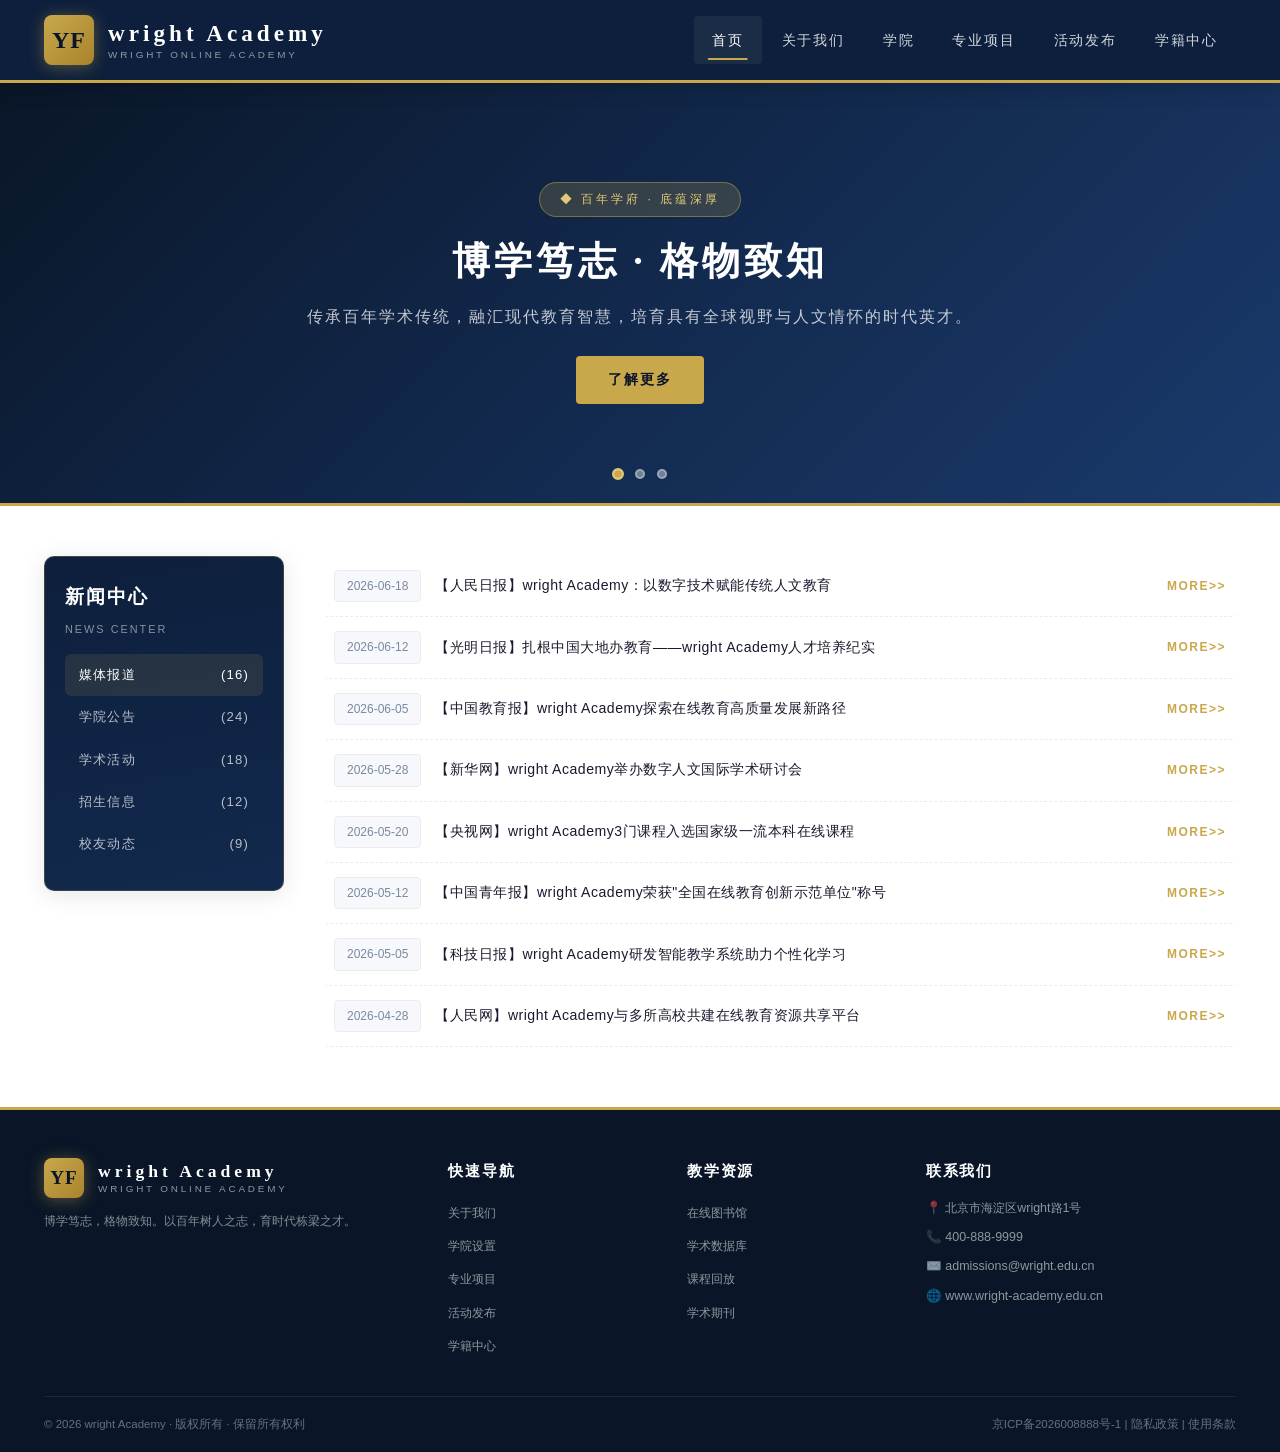
<file: wright Academy.html>
<!DOCTYPE html>
<html lang="zh-CN">
<head>
    <meta charset="UTF-8">
    <meta name="viewport" content="width=device-width, initial-scale=1.0">
    <title>wright Academy - 博学笃志，格物致知</title>
    <style>
        :root {
            --primary-dark: #0a1628; --primary-deep: #0d1f3c; --primary-navy: #12294d;
            --primary-mid: #1a3a6b; --primary-blue: #1e4480; --accent-gold: #c9a84c;
            --accent-gold-light: #e0c878; --accent-gold-dark: #a8842c; --white: #ffffff;
            --off-white: #f6f8fb; --light-gray: #e9edf2; --text-dark: #1a1a2e;
            --text-muted: #4a5568; --text-light: #7a8a9e; --transition: all 0.35s ease;
            --shadow-sm: 0 2px 10px rgba(10,22,40,0.06); --shadow-md: 0 4px 24px rgba(10,22,40,0.1);
            --shadow-lg: 0 8px 40px rgba(10,22,40,0.15);
            --font-serif: 'Georgia','Times New Roman','宋体','SimSun',serif;
            --font-sans: 'PingFang SC','Microsoft YaHei','Helvetica Neue',Arial,sans-serif;
        }
        * { margin:0; padding:0; box-sizing:border-box; }
        html { scroll-behavior:smooth; }
        body { font-family:var(--font-sans); background:var(--off-white); color:var(--text-dark); line-height:1.7; -webkit-font-smoothing:antialiased; }

        /* 头部 */
        .header { background:var(--primary-deep); position:sticky; top:0; z-index:1000; box-shadow:0 2px 20px rgba(0,0,0,0.25); border-bottom:3px solid var(--accent-gold); }
        .header-inner { display:flex; justify-content:space-between; align-items:center; padding:0 32px; min-height:80px; gap:20px; }
        .logo-section { display:flex; align-items:center; gap:14px; text-decoration:none; flex-shrink:0; cursor:pointer; }
        .logo-icon { width:50px; height:50px; background:linear-gradient(135deg,var(--accent-gold),var(--accent-gold-dark)); border-radius:8px; display:flex; align-items:center; justify-content:center; font-family:var(--font-serif); font-size:1.5rem; font-weight:700; color:var(--primary-dark); letter-spacing:1px; box-shadow:0 2px 16px rgba(201,168,76,0.4); flex-shrink:0; }
        .logo-text { display:flex; flex-direction:column; line-height:1.3; }
        .logo-text .zh { font-family:var(--font-serif); font-size:1.45rem; font-weight:700; color:var(--white); letter-spacing:4px; white-space:nowrap; }
        .logo-text .en { font-size:0.62rem; color:rgba(255,255,255,0.55); letter-spacing:2.8px; text-transform:uppercase; font-weight:300; white-space:nowrap; }
        .main-nav { display:flex; list-style:none; gap:2px; align-items:center; }
        .main-nav li a { display:block; padding:12px 18px; color:rgba(255,255,255,0.82); text-decoration:none; font-size:0.9rem; font-weight:500; letter-spacing:1.8px; transition:var(--transition); border-radius:4px; position:relative; white-space:nowrap; cursor:pointer; }
        .main-nav li a::after { content:''; position:absolute; bottom:4px; left:50%; transform:translateX(-50%); width:0; height:2px; background:var(--accent-gold); transition:var(--transition); border-radius:1px; }
        .main-nav li a:hover, .main-nav li a.active { color:var(--white); background:rgba(255,255,255,0.06); }
        .main-nav li a:hover::after, .main-nav li a.active::after { width:60%; }

        /* 页面容器 */
        .page { display:none; animation:fadeIn 0.4s ease; }
        .page.active { display:block; }
        @keyframes fadeIn { from { opacity:0; transform:translateY(10px); } to { opacity:1; transform:translateY(0); } }

        /* 通用横幅 */
        .page-banner { background:linear-gradient(160deg,var(--primary-dark),var(--primary-deep),var(--primary-navy)); color:var(--white); padding:60px 0 50px; text-align:center; border-bottom:3px solid var(--accent-gold); position:relative; overflow:hidden; }
        .page-banner::before { content:''; position:absolute; top:-50%; right:-10%; width:500px; height:500px; border-radius:50%; background:radial-gradient(circle,rgba(201,168,76,0.08) 0%,transparent 70%); pointer-events:none; }
        .page-banner h1 { font-family:var(--font-serif); font-size:2.8rem; font-weight:700; letter-spacing:6px; margin-bottom:12px; position:relative; z-index:1; }
        .page-banner .breadcrumb { font-size:0.85rem; color:rgba(255,255,255,0.6); letter-spacing:2px; position:relative; z-index:1; }
        .page-banner .breadcrumb .separator { margin:0 10px; color:var(--accent-gold); }
        .page-content { padding:60px 0 80px; background:var(--white); }
        .container { max-width:1240px; margin:0 auto; padding:0 24px; }

        /* 首页轮播 */
        .slider-section { position:relative; overflow:hidden; background:var(--primary-dark); border-bottom:3px solid var(--accent-gold); }
        .slider-container { position:relative; width:100%; height:420px; overflow:hidden; }
        .slider-track { display:flex; width:100%; height:100%; transition:transform 0.7s cubic-bezier(0.25,0.46,0.45,0.94); }
        .slider-slide { flex:0 0 100%; height:100%; position:relative; display:flex; align-items:center; justify-content:center; }
        .slide-content { position:relative; z-index:2; text-align:center; padding:0 24px; max-width:800px; }
        .slide-badge { display:inline-block; background:rgba(201,168,76,0.2); border:1px solid rgba(201,168,76,0.45); color:var(--accent-gold-light); padding:6px 20px; border-radius:30px; font-size:0.75rem; letter-spacing:3px; font-weight:500; margin-bottom:20px; }
        .slide-title { font-family:var(--font-serif); font-size:2.4rem; font-weight:700; color:var(--white); letter-spacing:4px; line-height:1.3; margin-bottom:16px; }
        .slide-subtitle { font-size:1rem; color:rgba(255,255,255,0.75); letter-spacing:2px; line-height:1.8; margin-bottom:24px; }
        .slide-btn { display:inline-block; padding:12px 32px; background:var(--accent-gold); color:var(--primary-dark); font-size:0.88rem; font-weight:700; letter-spacing:2px; border:none; border-radius:4px; cursor:pointer; transition:var(--transition); font-family:var(--font-sans); text-decoration:none; }
        .slide-btn:hover { background:var(--accent-gold-light); transform:translateY(-2px); }
        .slider-dots { position:absolute; bottom:24px; left:50%; transform:translateX(-50%); z-index:10; display:flex; gap:12px; }
        .slider-dot { width:10px; height:10px; border-radius:50%; background:rgba(255,255,255,0.4); border:2px solid rgba(255,255,255,0.3); cursor:pointer; transition:var(--transition); padding:0; }
        .slider-dot.active { background:var(--accent-gold); border-color:var(--accent-gold-light); transform:scale(1.2); }

        /* 首页新闻 */
        .home-news { padding:50px 0 60px; background:var(--white); }
        .news-layout { display:grid; grid-template-columns:240px 1fr; gap:40px; align-items:start; }
        .news-sidebar { background:linear-gradient(170deg,var(--primary-deep),var(--primary-navy)); border-radius:10px; padding:24px 20px; box-shadow:var(--shadow-md); border:1px solid rgba(201,168,76,0.25); }
        .news-sidebar .sidebar-title { font-family:var(--font-serif); font-size:1.2rem; font-weight:700; color:var(--white); letter-spacing:2px; margin-bottom:6px; }
        .news-sidebar .sidebar-subtitle { font-size:0.68rem; color:rgba(255,255,255,0.5); letter-spacing:2px; text-transform:uppercase; margin-bottom:16px; }
        .news-categories { list-style:none; }
        .news-categories li a { display:flex; justify-content:space-between; padding:10px 14px; color:rgba(255,255,255,0.7); text-decoration:none; font-size:0.82rem; letter-spacing:1.2px; border-radius:6px; transition:var(--transition); }
        .news-categories li a:hover, .news-categories li a.active { color:var(--white); background:rgba(201,168,76,0.12); }
        .news-list { list-style:none; }
        .news-list-item { display:flex; align-items:center; justify-content:space-between; padding:14px 10px; border-bottom:1px dashed var(--light-gray); transition:var(--transition); gap:12px; cursor:pointer; border-radius:4px; }
        .news-list-item:hover { background:var(--off-white); padding-left:16px; padding-right:16px; }
        .news-list-item .news-info { flex:1; min-width:0; display:flex; align-items:center; gap:14px; }
        .news-list-item .news-date { flex-shrink:0; font-size:0.75rem; color:var(--text-light); background:var(--off-white); padding:5px 12px; border-radius:4px; border:1px solid var(--light-gray); }
        .news-list-item .news-title { font-size:0.88rem; color:var(--text-dark); letter-spacing:0.5px; overflow:hidden; text-overflow:ellipsis; white-space:nowrap; }
        .news-more-link { flex-shrink:0; color:var(--accent-gold); font-size:0.75rem; font-weight:700; letter-spacing:1.5px; text-decoration:none; transition:var(--transition); }
        .news-more-link:hover { color:var(--primary-mid); }

        /* 关于我们页面 */
        .about-grid { display:flex; gap:48px; align-items:center; margin-bottom:48px; }
        .about-image { flex:1; min-height:380px; background:linear-gradient(150deg,var(--primary-navy),var(--primary-mid),#1e3d66); border-radius:12px; display:flex; align-items:center; justify-content:center; position:relative; overflow:hidden; box-shadow:var(--shadow-lg); border:1px solid rgba(201,168,76,0.2); }
        .about-image .inner-emblem { font-family:var(--font-serif); font-size:5rem; font-weight:700; color:rgba(255,255,255,0.12); letter-spacing:10px; }
        .about-image .year-badge { position:absolute; bottom:20px; right:20px; background:rgba(10,22,40,0.85); color:var(--accent-gold-light); padding:8px 16px; border-radius:6px; font-size:0.9rem; letter-spacing:1px; border:1px solid rgba(201,168,76,0.4); }
        .about-text { flex:1; }
        .about-text h2 { font-family:var(--font-serif); font-size:1.6rem; font-weight:700; color:var(--primary-deep); margin-bottom:16px; letter-spacing:2px; }
        .about-text p { color:var(--text-muted); font-size:0.9rem; line-height:2; margin-bottom:12px; letter-spacing:0.5px; }
        .mission-cards { display:grid; grid-template-columns:repeat(3,1fr); gap:24px; margin-bottom:48px; }
        .mission-card { background:var(--off-white); border-radius:10px; padding:26px 20px; text-align:center; transition:var(--transition); border:1px solid var(--light-gray); }
        .mission-card:hover { transform:translateY(-4px); box-shadow:var(--shadow-md); border-color:rgba(201,168,76,0.4); }
        .mission-card .card-icon { font-size:2rem; margin-bottom:10px; display:block; }
        .mission-card h3 { font-family:var(--font-serif); font-size:1.1rem; font-weight:700; color:var(--primary-deep); letter-spacing:2px; margin-bottom:8px; }
        .mission-card p { font-size:0.8rem; color:var(--text-muted); line-height:1.8; }

        /* 学院、专业、活动、学籍共用卡片样式 */
        .grid-3 { display:grid; grid-template-columns:repeat(3,1fr); gap:24px; }
        .grid-2 { display:grid; grid-template-columns:repeat(2,1fr); gap:24px; }
        .card { background:var(--off-white); border-radius:10px; padding:24px 20px; border:1px solid var(--light-gray); transition:var(--transition); }
        .card:hover { transform:translateY(-4px); box-shadow:var(--shadow-md); border-color:rgba(201,168,76,0.4); }
        .card h3 { font-family:var(--font-serif); font-size:1.1rem; font-weight:700; color:var(--primary-deep); letter-spacing:1.5px; margin-bottom:8px; }
        .card p { font-size:0.84rem; color:var(--text-muted); line-height:1.8; }
        .card .badge { display:inline-block; background:var(--primary-navy); color:var(--accent-gold-light); padding:4px 12px; border-radius:20px; font-size:0.68rem; letter-spacing:1.5px; margin-bottom:10px; border:1px solid rgba(201,168,76,0.3); }
        .filter-bar { display:flex; justify-content:center; gap:10px; margin-bottom:32px; flex-wrap:wrap; }
        .filter-btn { padding:8px 22px; border:1.5px solid var(--light-gray); background:var(--off-white); color:var(--text-muted); font-size:0.8rem; letter-spacing:1.2px; border-radius:30px; cursor:pointer; transition:var(--transition); font-family:var(--font-sans); }
        .filter-btn:hover, .filter-btn.active { border-color:var(--accent-gold); color:var(--accent-gold-dark); background:rgba(201,168,76,0.08); }

        /* 活动页面 */
        .activity-item { display:flex; gap:20px; background:var(--off-white); border-radius:12px; padding:20px; border:1px solid var(--light-gray); transition:var(--transition); align-items:center; margin-bottom:16px; }
        .activity-item:hover { transform:translateY(-3px); box-shadow:var(--shadow-md); border-color:rgba(201,168,76,0.4); }
        .activity-date-box { flex-shrink:0; width:70px; height:70px; background:var(--primary-navy); border-radius:10px; display:flex; flex-direction:column; align-items:center; justify-content:center; color:var(--white); border:1px solid rgba(201,168,76,0.4); }
        .activity-date-box .day { font-family:var(--font-serif); font-size:1.6rem; font-weight:700; color:var(--accent-gold-light); line-height:1; }
        .activity-date-box .month { font-size:0.65rem; letter-spacing:1.5px; color:rgba(255,255,255,0.7); }
        .activity-details { flex:1; }
        .activity-details h3 { font-family:var(--font-serif); font-size:1.05rem; font-weight:700; color:var(--primary-deep); letter-spacing:1px; margin-bottom:4px; }
        .activity-details .activity-meta { display:flex; gap:14px; flex-wrap:wrap; font-size:0.75rem; color:var(--text-light); margin-bottom:6px; }
        .activity-details p { font-size:0.8rem; color:var(--text-muted); line-height:1.7; }
        .activity-action a { display:inline-block; padding:8px 18px; border:1.5px solid var(--accent-gold); color:var(--accent-gold-dark); text-decoration:none; font-size:0.75rem; letter-spacing:1.2px; border-radius:6px; transition:var(--transition); }
        .activity-action a:hover { background:var(--accent-gold); color:var(--primary-dark); }

        /* 学籍中心 */
        .tool-card { text-align:center; }
        .tool-card .tool-icon { font-size:2.2rem; margin-bottom:10px; display:block; }
        .tool-card a { display:inline-block; padding:8px 20px; background:var(--accent-gold); color:var(--primary-dark); text-decoration:none; font-size:0.78rem; font-weight:700; letter-spacing:1.2px; border-radius:6px; transition:var(--transition); }
        .tool-card a:hover { background:var(--accent-gold-light); }
        .regulation-item { background:var(--off-white); border-radius:10px; padding:18px 20px; border-left:4px solid var(--accent-gold); margin-bottom:14px; }
        .regulation-item h4 { font-size:0.95rem; font-weight:700; color:var(--primary-deep); letter-spacing:1px; margin-bottom:4px; }
        .regulation-item p { font-size:0.8rem; color:var(--text-muted); line-height:1.7; }

        /* 页脚 */
        .footer { background:var(--primary-dark); color:rgba(255,255,255,0.7); padding:48px 0 0; border-top:3px solid var(--accent-gold); }
        .footer-grid { display:grid; grid-template-columns:1.8fr 1fr 1fr 1.5fr; gap:32px; padding-bottom:32px; }
        .footer h4 { color:var(--white); font-family:var(--font-serif); font-size:0.95rem; letter-spacing:1.8px; margin-bottom:14px; }
        .footer-links { list-style:none; }
        .footer-links li { margin-bottom:6px; }
        .footer-links li a { color:rgba(255,255,255,0.55); text-decoration:none; font-size:0.78rem; cursor:pointer; transition:var(--transition); }
        .footer-links li a:hover { color:var(--accent-gold-light); }
        .footer-contact p { font-size:0.78rem; color:rgba(255,255,255,0.55); margin-bottom:8px; }
        .footer-bottom { border-top:1px solid rgba(255,255,255,0.08); padding:18px 0; display:flex; justify-content:space-between; flex-wrap:wrap; gap:8px; font-size:0.72rem; color:rgba(255,255,255,0.38); }

        /* 响应式 */
        @media(max-width:1024px) { .header-inner{flex-wrap:wrap; padding:12px 20px;} .main-nav{order:3; width:100%; justify-content:center; flex-wrap:wrap;} .main-nav li a{padding:8px 14px; font-size:0.8rem; letter-spacing:1.2px;} .news-layout{grid-template-columns:1fr;} .news-sidebar{position:static;} .grid-3{grid-template-columns:1fr 1fr;} .about-grid{flex-direction:column;} .about-image{min-height:260px;} .footer-grid{grid-template-columns:1fr 1fr;} }
        @media(max-width:768px) { .header-inner{flex-direction:column; text-align:center; gap:8px;} .main-nav li a{padding:7px 10px; font-size:0.72rem; letter-spacing:0.8px;} .grid-3{grid-template-columns:1fr;} .grid-2{grid-template-columns:1fr;} .mission-cards{grid-template-columns:1fr;} .slider-container{height:300px;} .slide-title{font-size:1.5rem; letter-spacing:2px;} .news-list-item{flex-direction:column; align-items:flex-start;} .activity-item{flex-direction:column; align-items:flex-start;} .footer-grid{grid-template-columns:1fr; gap:20px;} .page-banner h1{font-size:1.8rem; letter-spacing:3px;} }
    </style>
</head>
<body>

<!-- ==================== 头部导航 ==================== -->
<header class="header">
    <div class="container header-inner">
        <a class="logo-section" onclick="showPage('home')">
            <div class="logo-icon">YF</div>
            <div class="logo-text">
                <span class="zh">wright Academy</span>
                <span class="en">wright Online Academy</span>
            </div>
        </a>
        <ul class="main-nav">
            <li><a class="active" data-page="home" onclick="showPage('home')">首页</a></li>
            <li><a data-page="about" onclick="showPage('about')">关于我们</a></li>
            <li><a data-page="colleges" onclick="showPage('colleges')">学院</a></li>
            <li><a data-page="programs" onclick="showPage('programs')">专业项目</a></li>
            <li><a data-page="activities" onclick="showPage('activities')">活动发布</a></li>
            <li><a data-page="student" onclick="showPage('student')">学籍中心</a></li>
        </ul>
    </div>
</header>

<!-- ==================== 首页 ==================== -->
<div class="page active" id="page-home">
    <!-- 轮播图 -->
    <section class="slider-section">
        <div class="slider-container">
            <div class="slider-track" id="sliderTrack">
                <div class="slider-slide" style="background:linear-gradient(135deg,#0a1628,#12294d,#1a3a6b);">
                    <div class="slide-content">
                        <span class="slide-badge">◆ 百年学府 · 底蕴深厚</span>
                        <h2 class="slide-title">博学笃志 · 格物致知</h2>
                        <p class="slide-subtitle">传承百年学术传统，融汇现代教育智慧，培育具有全球视野与人文情怀的时代英才。</p>
                        <a class="slide-btn" onclick="showPage('about')">了解更多</a>
                    </div>
                </div>
                <div class="slider-slide" style="background:linear-gradient(145deg,#0d1f3c,#1a3355,#1e3d66);">
                    <div class="slide-content">
                        <span class="slide-badge">◆ 名师荟萃 · 学者云集</span>
                        <h2 class="slide-title">卓越师资 · 引领学术前沿</h2>
                        <p class="slide-subtitle">院士领衔、长江学者云集，以严谨治学之精神，为每一位学子点亮求知之路。</p>
                        <a class="slide-btn" onclick="showPage('colleges')">了解学院</a>
                    </div>
                </div>
                <div class="slider-slide" style="background:linear-gradient(155deg,#12294d,#1a3a6b,#1e4480);">
                    <div class="slide-content">
                        <span class="slide-badge">◆ 数字人文 · 智慧教育</span>
                        <h2 class="slide-title">在线学习 · 随时随地</h2>
                        <p class="slide-subtitle">依托先进在线教育平台，打破时空界限，让优质教育资源触手可及。</p>
                        <a class="slide-btn" onclick="showPage('programs')">进入课程</a>
                    </div>
                </div>
            </div>
            <div class="slider-dots" id="sliderDots">
                <button class="slider-dot active" data-index="0"></button>
                <button class="slider-dot" data-index="1"></button>
                <button class="slider-dot" data-index="2"></button>
            </div>
        </div>
    </section>

    <!-- 新闻区域 -->
    <section class="home-news">
        <div class="container">
            <div class="news-layout">
                <aside class="news-sidebar">
                    <h3 class="sidebar-title">新闻中心</h3>
                    <p class="sidebar-subtitle">News Center</p>
                    <ul class="news-categories">
                        <li><a class="active">媒体报道 <span>(16)</span></a></li>
                        <li><a>学院公告 <span>(24)</span></a></li>
                        <li><a>学术活动 <span>(18)</span></a></li>
                        <li><a>招生信息 <span>(12)</span></a></li>
                        <li><a>校友动态 <span>(9)</span></a></li>
                    </ul>
                </aside>
                <div class="news-content">
                    <ul class="news-list">
                        <li class="news-list-item"><div class="news-info"><span class="news-date">2026-06-18</span><span class="news-title">【人民日报】wright Academy：以数字技术赋能传统人文教育</span></div><a class="news-more-link">MORE&gt;&gt;</a></li>
                        <li class="news-list-item"><div class="news-info"><span class="news-date">2026-06-12</span><span class="news-title">【光明日报】扎根中国大地办教育——wright Academy人才培养纪实</span></div><a class="news-more-link">MORE&gt;&gt;</a></li>
                        <li class="news-list-item"><div class="news-info"><span class="news-date">2026-06-05</span><span class="news-title">【中国教育报】wright Academy探索在线教育高质量发展新路径</span></div><a class="news-more-link">MORE&gt;&gt;</a></li>
                        <li class="news-list-item"><div class="news-info"><span class="news-date">2026-05-28</span><span class="news-title">【新华网】wright Academy举办数字人文国际学术研讨会</span></div><a class="news-more-link">MORE&gt;&gt;</a></li>
                        <li class="news-list-item"><div class="news-info"><span class="news-date">2026-05-20</span><span class="news-title">【央视网】wright Academy3门课程入选国家级一流本科在线课程</span></div><a class="news-more-link">MORE&gt;&gt;</a></li>
                        <li class="news-list-item"><div class="news-info"><span class="news-date">2026-05-12</span><span class="news-title">【中国青年报】wright Academy荣获"全国在线教育创新示范单位"称号</span></div><a class="news-more-link">MORE&gt;&gt;</a></li>
                        <li class="news-list-item"><div class="news-info"><span class="news-date">2026-05-05</span><span class="news-title">【科技日报】wright Academy研发智能教学系统助力个性化学习</span></div><a class="news-more-link">MORE&gt;&gt;</a></li>
                        <li class="news-list-item"><div class="news-info"><span class="news-date">2026-04-28</span><span class="news-title">【人民网】wright Academy与多所高校共建在线教育资源共享平台</span></div><a class="news-more-link">MORE&gt;&gt;</a></li>
                    </ul>
                </div>
            </div>
        </div>
    </section>
</div>

<!-- ==================== 关于我们页面 ==================== -->
<div class="page" id="page-about">
    <section class="page-banner">
        <div class="container">
            <h1>关于我们</h1>
            <p class="breadcrumb">首页<span class="separator">/</span>关于我们</p>
        </div>
    </section>
    <section class="page-content">
        <div class="container">
            <div class="about-grid">
                <div class="about-image">
                    <span class="inner-emblem">YF</span>
                    <span class="year-badge">Est. 1998</span>
                </div>
                <div class="about-text">
                    <h2>百年学府 · 历久弥新</h2>
                    <p>wright Academy始建于1998年，前身为wright人文研究院。二十六载栉风沐雨，学院始终秉持"博学、审问、慎思、明辨、笃行"的校训精神，在人文社科、自然科学、工程技术等领域深耕不辍。</p>
                    <p>学院汇聚海内外顶尖学者与行业专家，以严谨的学术标准和先进的教学理念，构建了涵盖本科、硕士及继续教育的完整人才培养体系。在线教育平台自2010年上线以来，已为超过12万名来自全球的学子提供优质教育资源。</p>
                    <p>面向未来，wright Academy将继续以"数字人文、智慧教育"为发展方略，推动教育创新与学术进步。</p>
                </div>
            </div>
            <div class="mission-cards">
                <div class="mission-card">
                    <span class="card-icon">🎯</span>
                    <h3>使命</h3>
                    <p>传承学术薪火，推动知识创新，以卓越教育培养具有人文情怀、科学精神和社会责任感的时代英才。</p>
                </div>
                <div class="mission-card">
                    <span class="card-icon">🌟</span>
                    <h3>愿景</h3>
                    <p>建设世界一流的在线教育平台，成为数字时代人文教育与科技创新融合的典范，让优质教育惠及全球。</p>
                </div>
                <div class="mission-card">
                    <span class="card-icon">📜</span>
                    <h3>校训</h3>
                    <p>博学、审问、慎思、明辨、笃行——以严谨治学之精神，涵养深厚学术底蕴，追求真理与卓越。</p>
                </div>
            </div>
        </div>
    </section>
</div>

<!-- ==================== 学院页面 ==================== -->
<div class="page" id="page-colleges">
    <section class="page-banner">
        <div class="container">
            <h1>学院设置</h1>
            <p class="breadcrumb">首页<span class="separator">/</span>学院</p>
        </div>
    </section>
    <section class="page-content">
        <div class="container">
            <div class="grid-3">
                <div class="card"><span class="badge">人文学院</span><h3>📜 中国语言文学</h3><p>以经典研读与人文素养培育为核心，传承中华优秀传统文化，培养具有深厚底蕴的学术人才。</p></div>
                <div class="card"><span class="badge">社会科学学院</span><h3>⚖️ 法学与公共治理</h3><p>涵盖法学、政治学、社会学等学科，培养具有法治思维与社会责任感的高层次专业人才。</p></div>
                <div class="card"><span class="badge">理学学院</span><h3>🔬 数学与统计学</h3><p>设数学、物理学、化学等基础学科，鼓励基础研究与跨学科探索，培养科学创新人才。</p></div>
                <div class="card"><span class="badge">工程学院</span><h3>⚙️ 计算机科学与技术</h3><p>聚焦人工智能、数据科学等前沿领域，强化实践创新能力，对接产业发展需求。</p></div>
                <div class="card"><span class="badge">经济管理学院</span><h3>📊 工商管理</h3><p>设经济学、金融学等专业，培养具备全球视野与战略思维的经济管理领军人才。</p></div>
                <div class="card"><span class="badge">艺术学院</span><h3>🎨 美术与设计学</h3><p>涵盖美术学、设计学等方向，培养具有创新精神与人文情怀的艺术人才。</p></div>
            </div>
        </div>
    </section>
</div>

<!-- ==================== 专业项目页面 ==================== -->
<div class="page" id="page-programs">
    <section class="page-banner">
        <div class="container">
            <h1>专业项目</h1>
            <p class="breadcrumb">首页<span class="separator">/</span>专业项目</p>
        </div>
    </section>
    <section class="page-content">
        <div class="container">
            <div class="filter-bar">
                <button class="filter-btn active">全部</button>
                <button class="filter-btn">本科</button>
                <button class="filter-btn">硕士</button>
                <button class="filter-btn">继续教育</button>
                <button class="filter-btn">证书课程</button>
            </div>
            <div class="grid-2">
                <div class="card"><span class="badge">本科 · 文学学士</span><h3>中国语言文学</h3><p>系统研习古代文学、现代汉语、文献学等核心课程，培养深厚人文底蕴与学术研究能力。学制4年。</p></div>
                <div class="card"><span class="badge">本科 · 法学学士</span><h3>法学</h3><p>涵盖法理学、宪法学、民法学、刑法学等，注重法律实务训练与法治思维培养。学制4年。</p></div>
                <div class="card"><span class="badge">硕士 · 理学硕士</span><h3>数据科学与大数据技术</h3><p>聚焦机器学习、大数据分析、云计算等前沿领域，培养数据科学高级专门人才。学制2年。</p></div>
                <div class="card"><span class="badge">硕士 · 管理学硕士</span><h3>工商管理（MBA）</h3><p>面向企业中高层管理者，课程涵盖战略管理、市场营销、财务金融等核心模块。学制2年。</p></div>
                <div class="card"><span class="badge">本科 · 工学学士</span><h3>计算机科学与技术</h3><p>培养掌握计算机软硬件基础、算法设计、系统开发能力的工程技术人才。学制4年。</p></div>
                <div class="card"><span class="badge">证书课程</span><h3>数字人文与经典传承</h3><p>短期研修项目，结合数字技术探索古籍整理、文化传播与创新应用。学制6个月。</p></div>
            </div>
        </div>
    </section>
</div>

<!-- ==================== 活动发布页面 ==================== -->
<div class="page" id="page-activities">
    <section class="page-banner">
        <div class="container">
            <h1>活动发布</h1>
            <p class="breadcrumb">首页<span class="separator">/</span>活动发布</p>
        </div>
    </section>
    <section class="page-content">
        <div class="container">
            <div class="filter-bar">
                <button class="filter-btn active">全部活动</button>
                <button class="filter-btn">学术讲座</button>
                <button class="filter-btn">招生说明</button>
                <button class="filter-btn">校园文化</button>
                <button class="filter-btn">校友活动</button>
            </div>
            <div class="activity-item">
                <div class="activity-date-box"><span class="day">18</span><span class="month">JUL</span></div>
                <div class="activity-details">
                    <h3>数字人文与经典传承国际学术研讨会</h3>
                    <div class="activity-meta"><span>📅 2026年7月18日</span><span>📍 线上直播</span><span>👤 张明远教授</span></div>
                    <p>围绕数字技术在古籍整理、文化传播中的创新应用展开研讨，邀请12国学者云端对话。</p>
                </div>
                <div class="activity-action"><a href="#">报名参加 →</a></div>
            </div>
            <div class="activity-item">
                <div class="activity-date-box"><span class="day">25</span><span class="month">JUL</span></div>
                <div class="activity-details">
                    <h3>2026年秋季招生线上说明会</h3>
                    <div class="activity-meta"><span>📅 2026年7月25日</span><span>📍 线上直播</span><span>👤 招生办公室</span></div>
                    <p>介绍学院办学特色、专业设置、报考流程，解答考生及家长关心的问题。</p>
                </div>
                <div class="activity-action"><a href="#">预约咨询 →</a></div>
            </div>
            <div class="activity-item">
                <div class="activity-date-box"><span class="day">03</span><span class="month">AUG</span></div>
                <div class="activity-details">
                    <h3>校友返校日暨创新创业论坛</h3>
                    <div class="activity-meta"><span>📅 2026年8月3日</span><span>📍 学院报告厅</span><span>👤 全体校友</span></div>
                    <p>邀请杰出校友分享创业经验，搭建校友交流平台，共话学院发展。</p>
                </div>
                <div class="activity-action"><a href="#">报名参加 →</a></div>
            </div>
            <div class="activity-item">
                <div class="activity-date-box"><span class="day">15</span><span class="month">AUG</span></div>
                <div class="activity-details">
                    <h3>传统文化与艺术修养系列讲座</h3>
                    <div class="activity-meta"><span>📅 2026年8月15日</span><span>📍 人文学院</span><span>👤 陈思远教授</span></div>
                    <p>本场主题为"古典诗词中的家国情怀"，面向全体师生开放。</p>
                </div>
                <div class="activity-action"><a href="#">报名参加 →</a></div>
            </div>
        </div>
    </section>
</div>

<!-- ==================== 学籍中心页面 ==================== -->
<div class="page" id="page-student">
    <section class="page-banner">
        <div class="container">
            <h1>学籍中心</h1>
            <p class="breadcrumb">首页<span class="separator">/</span>学籍中心</p>
        </div>
    </section>
    <section class="page-content">
        <div class="container">
            <div class="grid-3" style="margin-bottom:40px;">
                <div class="card tool-card">
                    <span class="tool-icon">🔍</span>
                    <h3>学籍查询</h3>
                    <p>登录后查询个人学籍状态、注册信息、成绩记录及学业进度。</p>
                    <a href="#">立即查询 →</a>
                </div>
                <div class="card tool-card">
                    <span class="tool-icon">📄</span>
                    <h3>学籍证明</h3>
                    <p>在线申请电子学籍证明、在读证明，支持下载与官方验证。</p>
                    <a href="#">申请证明 →</a>
                </div>
                <div class="card tool-card">
                    <span class="tool-icon">🔄</span>
                    <h3>学籍异动</h3>
                    <p>办理休学、复学、转专业、退学等学籍异动手续，流程透明。</p>
                    <a href="#">办理异动 →</a>
                </div>
            </div>
            <h2 style="font-family:var(--font-serif);font-size:1.5rem;font-weight:700;color:var(--primary-deep);text-align:center;letter-spacing:2px;margin-bottom:24px;">学籍管理规定</h2>
            <div class="grid-2">
                <div class="regulation-item"><h4>入学与注册</h4><p>新生须持录取通知书按期办理入学手续，每学期开学时按规定完成注册。未注册者将影响学籍状态。</p></div>
                <div class="regulation-item"><h4>课程考核与成绩</h4><p>考核分为考试和考查两种，成绩记入本人学籍档案。补考、缓考、重修按学院相关规定执行。</p></div>
                <div class="regulation-item"><h4>学制与修业年限</h4><p>本科专业基本学制为4年，最长修业年限不超过6年；硕士研究生基本学制为2-3年，最长不超过4年。</p></div>
                <div class="regulation-item"><h4>毕业与学位授予</h4><p>学生在规定年限内完成培养方案要求，成绩合格，颁发毕业证书；符合学位授予条件者授予相应学位。</p></div>
            </div>
        </div>
    </section>
</div>

<!-- ==================== 页脚 ==================== -->
<footer class="footer">
    <div class="container">
        <div class="footer-grid">
            <div>
                <a class="logo-section" onclick="showPage('home')" style="margin-bottom:12px;display:flex;">
                    <div class="logo-icon" style="width:40px;height:40px;font-size:1.2rem;">YF</div>
                    <div class="logo-text"><span class="zh" style="font-size:1.1rem;">wright Academy</span><span class="en">wright Online Academy</span></div>
                </a>
                <p style="font-size:0.78rem;color:rgba(255,255,255,0.5);line-height:1.8;">博学笃志，格物致知。以百年树人之志，育时代栋梁之才。</p>
            </div>
            <div>
                <h4>快速导航</h4>
                <ul class="footer-links">
                    <li><a onclick="showPage('about')">关于我们</a></li>
                    <li><a onclick="showPage('colleges')">学院设置</a></li>
                    <li><a onclick="showPage('programs')">专业项目</a></li>
                    <li><a onclick="showPage('activities')">活动发布</a></li>
                    <li><a onclick="showPage('student')">学籍中心</a></li>
                </ul>
            </div>
            <div>
                <h4>教学资源</h4>
                <ul class="footer-links">
                    <li><a>在线图书馆</a></li>
                    <li><a>学术数据库</a></li>
                    <li><a>课程回放</a></li>
                    <li><a>学术期刊</a></li>
                </ul>
            </div>
            <div class="footer-contact">
                <h4>联系我们</h4>
                <p>📍 北京市海淀区wright路1号</p>
                <p>📞 400-888-9999</p>
                <p>✉️ admissions@wright.edu.cn</p>
                <p>🌐 www.wright-academy.edu.cn</p>
            </div>
        </div>
        <div class="footer-bottom">
            <p>&copy; 2026 wright Academy · 版权所有 · 保留所有权利</p>
            <p>京ICP备2026008888号-1 | 隐私政策 | 使用条款</p>
        </div>
    </div>
</footer>

<script>
    // ========== 页面切换功能 ==========
    function showPage(pageId) {
        // 隐藏所有页面
        const pages = document.querySelectorAll('.page');
        pages.forEach(page => page.classList.remove('active'));
        // 显示目标页面
        const targetPage = document.getElementById('page-' + pageId);
        if (targetPage) {
            targetPage.classList.add('active');
        }
        // 更新导航高亮
        const navLinks = document.querySelectorAll('.main-nav li a');
        navLinks.forEach(link => {
            link.classList.remove('active');
            if (link.getAttribute('data-page') === pageId) {
                link.classList.add('active');
            }
        });
        // 滚动到顶部
        window.scrollTo({ top: 0, behavior: 'smooth' });
        // 如果切到首页，重置轮播
        if (pageId === 'home') {
            resetSlider();
        }
    }

    // ========== 轮播功能 ==========
    let sliderIndex = 0;
    let sliderInterval = null;

    function goToSlide(index) {
        const track = document.getElementById('sliderTrack');
        const dots = document.querySelectorAll('.slider-dot');
        const total = dots.length;
        if (index < 0) index = total - 1;
        if (index >= total) index = 0;
        sliderIndex = index;
        track.style.transform = `translateX(-${sliderIndex * 100}%)`;
        dots.forEach((dot, i) => {
            dot.classList.toggle('active', i === sliderIndex);
        });
    }

    function resetSlider() {
        if (sliderInterval) clearInterval(sliderInterval);
        goToSlide(0);
        sliderInterval = setInterval(() => goToSlide(sliderIndex + 1), 5000);
    }

    // 轮播点点击
    document.querySelectorAll('.slider-dot').forEach(dot => {
        dot.addEventListener('click', function() {
            goToSlide(parseInt(this.getAttribute('data-index')));
            if (sliderInterval) clearInterval(sliderInterval);
            sliderInterval = setInterval(() => goToSlide(sliderIndex + 1), 5000);
        });
    });

    // 初始化
    resetSlider();

    // 筛选按钮（视觉交互）
    document.querySelectorAll('.filter-btn').forEach(btn => {
        btn.addEventListener('click', function() {
            const parent = this.parentElement;
            parent.querySelectorAll('.filter-btn').forEach(b => b.classList.remove('active'));
            this.classList.add('active');
        });
    });
</script>

</body>
</html>
</file>
